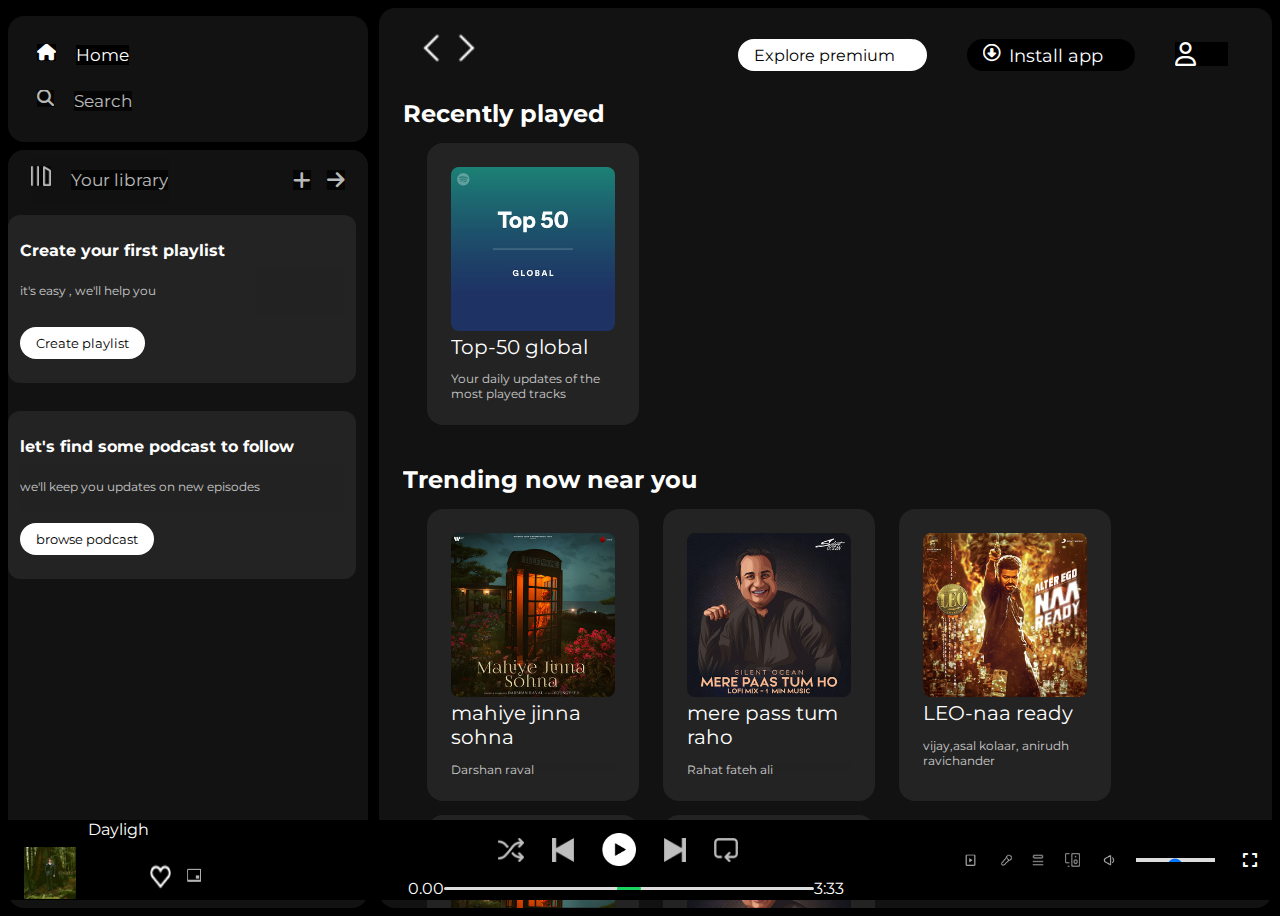
<file: index.html>
<!DOCTYPE html>
<html lang="en">

<head>
   <meta charset="UTF-8">
   <meta name="viewport" content="width=device-width, initial-scale=1.0">
   <title>spotify- web player :music for everyone </title>
   <link rel="stylesheet" href="style.css" />
   <link rel="icon" href="./assests/logo.png ">
   <link rel="preconnect" href="https://fonts.googleapis.com">
   <link rel="preconnect" href="https://fonts.gstatic.com" crossorigin>
   <link
      href="https://fonts.googleapis.com/css2?family=Dancing+Script:wght@400..700&family=Merienda:wght@300..900&family=Montserrat:wght@700&family=Space+Grotesk:wght@300..700&display=swap"
      rel="stylesheet">
   <link rel="stylesheet" href="https://cdnjs.cloudflare.com/ajax/libs/font-awesome/6.7.2/css/all.min.css"
      integrity="sha512-Evv84Mr4kqVGRNSgIGL/F/aIDqQb7xQ2vcrdIwxfjThSH8CSR7PBEakCr51Ck+w+/U6swU2Im1vVX0SVk9ABhg=="
      crossorigin="anonymous" referrerpolicy="no-referrer" />
</head>

<body>
   <div class="main">

      <div class="sidebar">
         <div class="nav">
            <div class="nav-option" style="opacity: 1;">
               <i class="fa-solid fa-house search "></i>

               <a href="#">Home</a>
            </div>
            <div class="nav-option">

               <i class="fa-solid fa-magnifying-glass search  "></i>
               <a href="#">Search</a>
            </div>
         </div>
         <div class="library">
            <div class="options">
               <div class="lib-option nav-option">
                  <img src="./assests/library_icon.png">
                  <a href="#">Your library</a>
               </div>
               <div class="icons">
                  <i class="fa-solid fa-plus"></i>
                  <i class="fa-solid fa-arrow-right"></i>
               </div>
            </div>
            <div class="lib-box">
               <div class="box1">
                  <p class="box-p1">Create your first playlist </p>
                  <p class="box-p2">it's easy , we'll help you</p>
                  <button class="badge">Create playlist</button>
               </div>
               <div class="box1">
                  <p class="box-p1">let's find some podcast to follow </p>
                  <p class="box-p2">we'll keep you updates on new episodes </p>
                  <button class="badge">browse podcast </button>
               </div>
            </div>
         </div>


      </div>
      <div class="main-content">
         <div class="sticky">
            <div class="nav-icon">
               <img src="./assests/backward_icon (1).png">
               <img src="./assests/forward_icon.png " class="hide">
            </div>
            <div class="sticky-nav">
               <button class="badge nav-item  hide ">Explore premium </button>
               <button class="badge nav-item badgecolor " style="font-size: 17.5px;"> <i class="fa-regular fa-circle-down  circle "
                     style="margin-right: 8px; justify-content: center;"></i>Install app</button>

               <i class="fa-regular fa-user nav-item userid"></i>
            </div>

         </div>
         <div class="cards">
            <h2>Recently played</h2>
            <div class="cards-container">
               <div class="card ">
                  <img src="./assests/card1img.jpeg">
                  <p class="card-title  ">Top-50 global</p>
                  <p class="card-info "> Your daily updates of the most played tracks </p>
               </div>
            </div>


            <div class="margin">
               <h2>Trending now near you </h2>
            </div>

            <div class="cards-container cardsong">
               <div class="card ">
                  <img src="./assests/card2img.jpeg">
                  <p class="card-title  ">mahiye jinna sohna </p>
                  <p class="card-info "> Darshan raval </p>
               </div>
               <div class="card  ">
                  <img src="./assests/card3img.jpeg">
                  <p class="card-title  ">mere pass tum raho </p>
                  <p class="card-info "> Rahat fateh ali</p>
               </div>


               <div class="card ">
                  <img src="./assests/card4img.jpeg">
                  <p class="card-title  ">LEO-naa ready </p>
                  <p class="card-info "> vijay,asal kolaar, anirudh ravichander</p>
               </div>
               <div class="card ">
                  <img src="./assests/card2img.jpeg">
                  <p class="card-title  ">mahiye jinna sohna</p>
                  <p class="card-info "> Darshan raval </p>
               </div>
               <div class="card ">
                  <img src="./assests/card3img.jpeg">
                  <p class="card-title  ">mere pass tum raho</p>
                  <p class="card-info "> Rahat fateh ali </p>
               </div>
            </div>
            <div class="margin">
               <h2>Featured charts </h2>
            </div>

            <div class="cards-container">
               <div class="card ">
                  <img src="./assests/card5img.jpeg">
                  <p class="card-title  ">Top songs-global</p>
                  <p class="card-info "> Your weekly updates of the most played tracks... </p>
               </div>
               <div class="card ">
                  <img src="./assests/card6img.jpeg">
                  <p class="card-title  ">Top songs-india</p>
                  <p class="card-info "> Your weekly updates of the most played tracks... </p>
               </div>
               <div class="card ">
                  <img src="./assests/card1img.jpeg">
                  <p class="card-title  ">Top-50 global</p>
                  <p class="card-info "> Your daily updates of the most played tracks... </p>
               </div>
            </div>


         </div>
         <div class="footer">
            <div class="line"></div>
         </div>
      </div>

      <div class="musicplayer">
         <div class="album">
            <div class="template">
               <img src="./assests/album_picture.jpeg" class="pic1">
               <div class="song ">            
                  <div class="p1">Daylight</div> <br>
            <div class="p2">David kushnor</div>
         </div>

            
            <div class="tools">
               <img src="./assests/album_icon1.png" class="img1">
               <img src="./assests/album_icon2.png" class="img2">
            </div> 
            </div>
         </div>
         <div class="player">
            <div class="player-controls">
               <img src="./assests/player_icon1.png " class="iconimg">
               <img src="./assests/player_icon2.png " class="iconimg">
               <img src="./assests/player_icon3.png " class="iconimg" style="opacity: 1; height :2.1rem">
               <img src="./assests/player_icon4.png " class="iconimg">
               <img src="./assests/player_icon5.png " class="iconimg">
            </div>
            <div class="playbackbar ">
               <span class="curr-time">0.00</span>
               <input type="range" min="0" max="100" class="progressbar" step="1">
               <span class="tot-time">3:33</span>
            </div>
         </div>
         <div class="controls">
            <img src="./assests/controls_icon1.png"class="icon icon1">
            <img src="./assests/controld_icon2.png" class="icon icon2 ">
            <img src="./assests/controls_icon3.png"class="icon icon3 ">
            <img src="./assests/controls_icon4.png"class="icon icon4 ">
            <img src="./assests/controls_icon5.png"class="icon icon5 ">
            <input type="range" min="0" max="100" step="1" class="volume">
            <i class="fa-solid fa-expand full"></i>
         </div>
      </div>

   </div>

</body>

</html>
</file>
<file: style.css>
*{
      font-family: "Montserrat", sans-serif;
      margin: 0;
      background-color: #000;
      color: white;
      overflow: hidden;

}

.main{
    display: flex;
    height: 100vh;
    padding: 0.5rem;
}
.sidebar{
    background: color #000;;
width: 360px;
border-radius: 1rem;
margin-right: 0.7rem;
}
.musicplayer{
    
  position: fixed;
  height: 80px;
  width: 100%;
  bottom: 0;
    /* background-color: yellow; */
}
.main-content{
    border-radius: 1rem;
    overflow: scroll;
     flex: 1;
    background-color:#121212;
    padding-left: 1.5rem;
    padding-right: 1.5rem;
}

a{
    text-decoration: none;
    color:#fff ;
}
.nav{
    background-color: #121212;
    border-radius: 1rem;
    display: flex;
    flex-direction: column;
    justify-content: center;
    height: 100px;
    padding: 0.8rem 0.8rem;
    margin-top: 0.5rem;

}
.nav-option{
    line-height: 2.8rem;
    opacity: 0.7;
    padding: 0.5 rem 0.75rem;
    margin-left: 1rem;
    background-color: #121212;
    
}
.nav-option:hover{
    opacity: 1;
}
.nav-option i{
    font-size: 1.05rem
}
.nav-option a{
    font-size: 1.06rem;
    margin-left: 1rem;
}
.options{
    display: flex;
    color: #fff;
    padding: 0.5rem 0.45rem;
    justify-content: space-between;
    align-items: center;
    background-color: #121212;
}
.lib-option img{
    height: 1.25rem;
    width: 1.25rem;
}

.library{
border-radius: 1rem;
    height: 100%;
    width: 100%;
    margin-top: 0.5rem;    
   
   background-color: #121212;

}
.icons{
    font-size: 1.25rem;

   background-color: #121212;
    display: flex;
}
.icons i{
    opacity: 0.7;
    margin-right: 1rem;
}
.icons i:hover{
    opacity: 1;
}

.box1{
    height: 8rem;
    background-color: #232323;
    border-radius: 0.75rem;
    margin: 0.75rem 0 1.75rem 0;
    padding: 1.25rem 0.75rem;
    margin-right: 0.75rem;
    margin-top: 0.25rem;
   
   
}
.box-p1{
    font-size: 1rem;
    font-weight: 700;
    background-color: #232323;
    line-height: 2rem;

    
}
.box-p2{
    font-size: 0.75rem;
    opacity: 0.75;
     background-color: #232323;
     line-height: 3rem ;
     
}
.badge{
    background-color: #fff;
    border: none;
    color: black;
    border-radius: 100px;
    margin-top: 0.7rem;
    padding: 0.25rem 1rem ;
    height: 2rem;
    width:fit-content ;
}
.badgecolor{
    background-color: #000;
    color: white;
}
.lib-box{
    background-color: #121212;
}
.sticky{
position: sticky;
top: 0;
background-color: #121212;
display: flex;
justify-content: space-between;
align-items: center;
padding: 0.5rem 0 0.5rem 0;
z-index: 10;
}
.nav-icon{
    margin-left: 0.75rem;
    background-color: #121212;
    
}
.nav-icon img{
    background-color: #121212;
    height: 2rem;
    width: 2rem;
    justify-content: space-between;
}

.sticky-nav {
    display: flex;
    justify-content: center;
    align-items: center;
    background-color: #121212;
    margin: 0.75rem;
    
}
.nav-item{
    margin-left: 2.5rem;
    padding-right: 2rem;
}
.sticky-nav button{
    font-size: 1rem;
    width: fit-content;
}
@media (max-width:1000px) {
    .hide{
        display: none;
    }
    
}
.userid{
    font-size:1.5rem ;
    margin-right: 0.5rem;
    margin-top: 0.5rem;
}
.cards h2{
    background-color: #121212;
    margin-top: 0.5rem;
}
.card{
    background-color: #232323;
  width: 164px;
  border-radius: 1rem;
  margin-top: 0.9rem;
  padding: 1.5rem;
  margin-left: 1.5rem;
}
.card p{
    background-color: #232323;
    
}
.cards-container{
    display: flex;
    flex-wrap: wrap;
    background-color: #121212;
 
}
.card img{
    width: 100%;
    border-radius: 0.5rem;
}
.card-info{
    margin-top: 0.8rem;
    opacity: 0.75;
    font-size: 0.75rem;
}
.card-title{
font-size: 1.25rem;
}
.footer{
    height: 300px;
    background-color: #121212;
    display: flex;
    align-items: center;
    justify-content: center;

}
.line{
    height: 30%;
    width: 90%;
    border-top: 1px solid white ;
    opacity:0.75 ;
    background-color: #121212;
}
.cards{
    background-color: #121212;
}
.margin{
    margin-top: 2rem;
    background-color: #121212;
}
.musicplayer{
    display: flex;
    justify-content: space-between;
}

.player{
     background-color:#000; 
       width: 50%;

}
.player-controls{
  display: flex;
   justify-content: center;
   align-items: center;
   margin-left: 0.75rem;
}
.controls{
    width: 25%;
    background-color: #000;
}
.iconimg{
height: 1.5rem; 
padding: 0.8rem 0 0.8rem 0 ;
    margin-right: 1.75rem;
    opacity: 0.75; 
}
.iconimg:hover{
    opacity: 1;
}
.playbackbar{
    display: flex;
    justify-content: center;
    align-items: center;
    padding-bottom: 5rem;
    margin-bottom: 1rem;
    
}
.progressbar{
    width: 60%;
    appearance: none ;
    background-color: transparent;
    cursor: pointer;
    
    
}
.progressbar::-webkit-slider-runnable-track{
    background-color: #ddd;
    border-radius: 100px; 
    height: 0.2rem;
}
.progressbar::-webkit-slider-thumb{
    appearance:none;
    background-color: #1bd760;
     height: 1rem;
    width: 1rem;
    border-radius: 100%;
    margin-top: -6px; 
     padding: 0 0.75rem 0 0.75rem ;
}

.controls{
    align-items: center;
    display: flex;
    justify-content: center;
    margin-right: 0.75rem;
    padding: 1rem 1rem 1rem 1rem;

}
.icon {
    /* height: 30%; */
    /* width: 5%; */
    padding: 0 0.70rem 0 0.70rem ;
    /* margin-left: 0.75rem; */
    margin-right: 0.5rem;
}
.icon1{
    width: 15%;
    margin-right: -1%;
}
.icon2{
   width :15%;

}
.icon3{
width : 14.5%;
margin-left: -1rem;
opacity: 0.5;

}
.icon4{
width : 14%;
margin-left: -0.75rem;
opacity: 0.5;

}
.icon5{
    width :15.8%;
    margin-left: -0.75rem;
    
}
.volume{
    width: 70%;
    /* margin-right: 2rem; */
    margin-right: 1rem;
}
.volume::-webkit-slider-runnable-track{
    height: 0.2rem;
    background-color: #ddd;
    
} 
.volume::-webkit-slider-thumb{
    appearance: none ;
    background-color: #1bd760;
    height: 100%;
    width: 100%;
    border-radius: 100%;
    
}
.full{    
    /* margin-right: 0.75rem; */
    padding: 0 0.75rem 0 0.75rem;
}
.tools{
height: 2rem;
    /* width: 15%; */
    /* align-items: center; */
    margin-right: 7rem;
    
display: flex;
}
.album{
    background-color:black;
   width: 25%;
   /* align-items: center; */
   justify-content: center;
   /* align-items: center; */
     
}
.template{
    display: flex;
    margin-left: 1rem;
    justify-content: space-between;
    align-items: center;
}

.img2{
    height: 2rem;
    margin-left: .7rem;
}
.pic1{
    padding: 0.75rem 0 0.75rem 0;
    margin-bottom: 0.5rem;
}
.p1{
    margin-bottom: 2.5rem;
    margin-left: .75rem;
}
.p2{
    margin-top: 1rem;
    margin-right: 2rem;
    font-size: 0.50rem;
}
</file>
